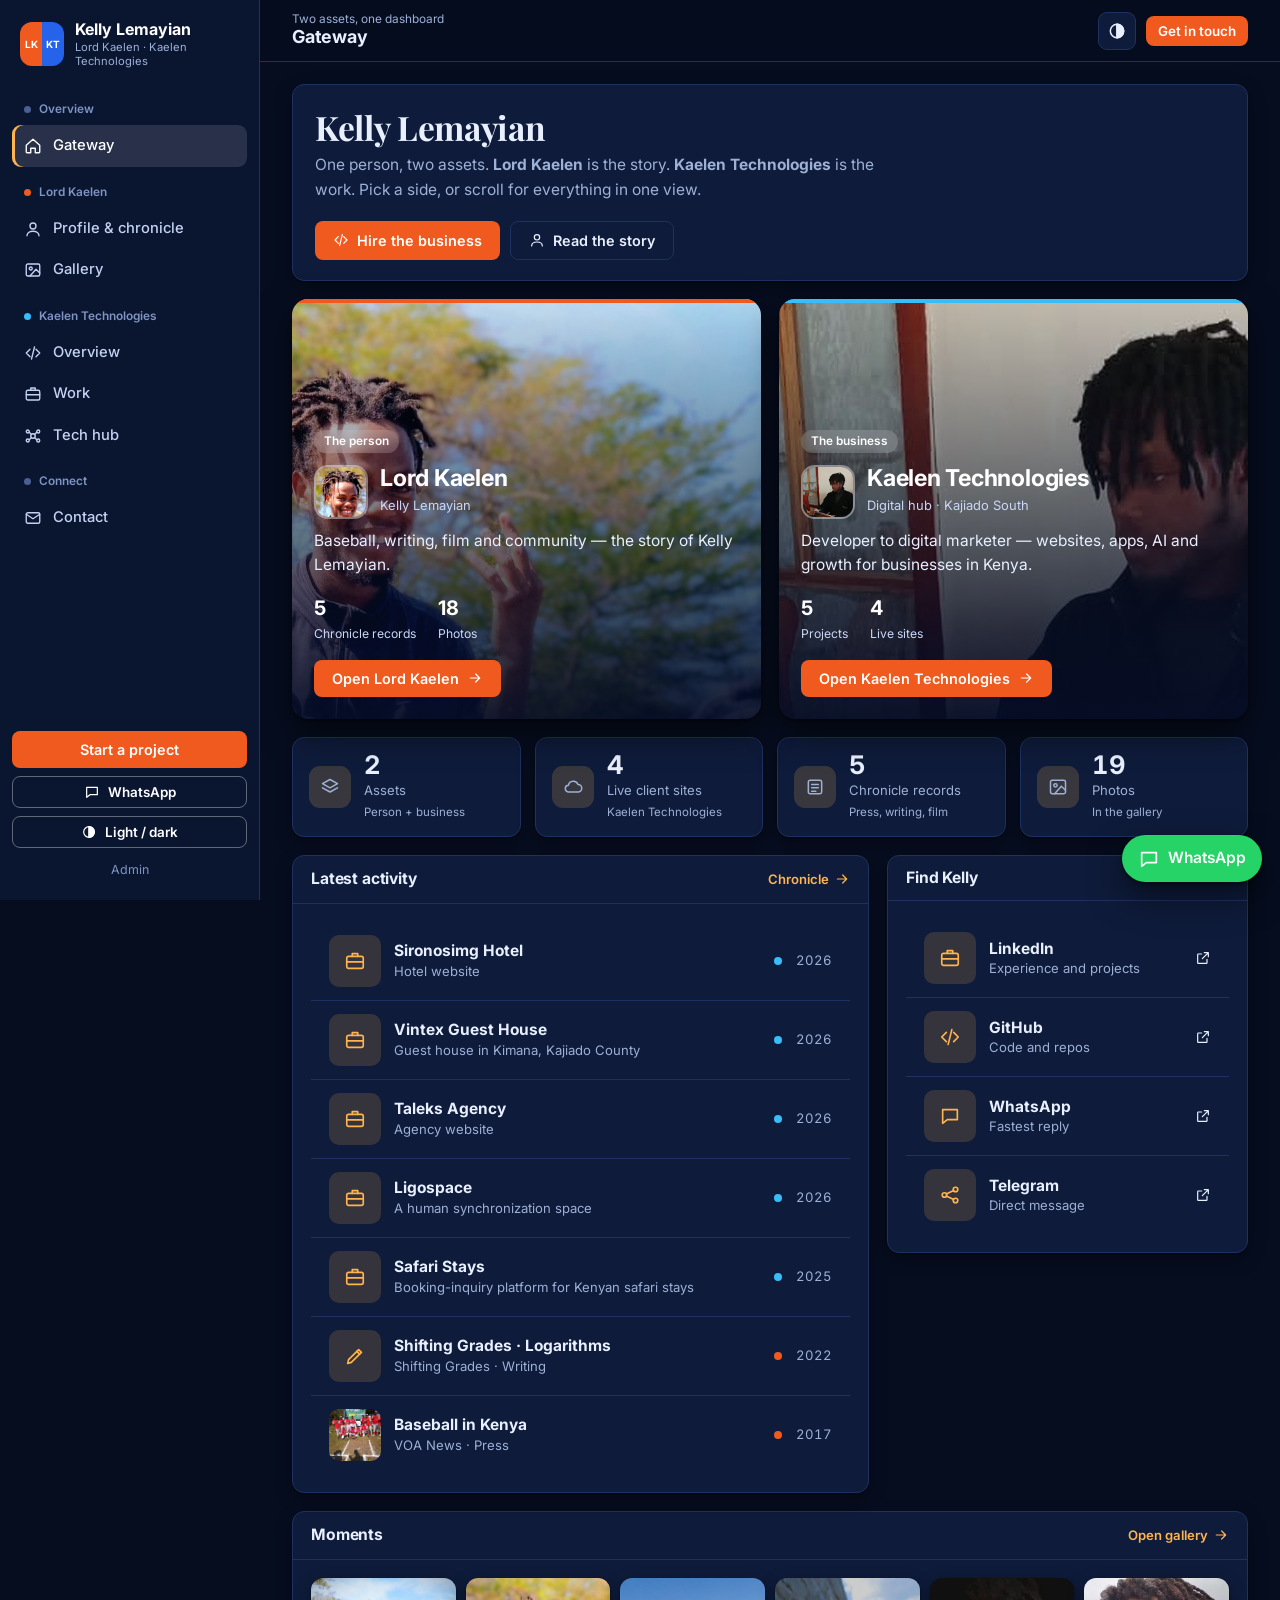
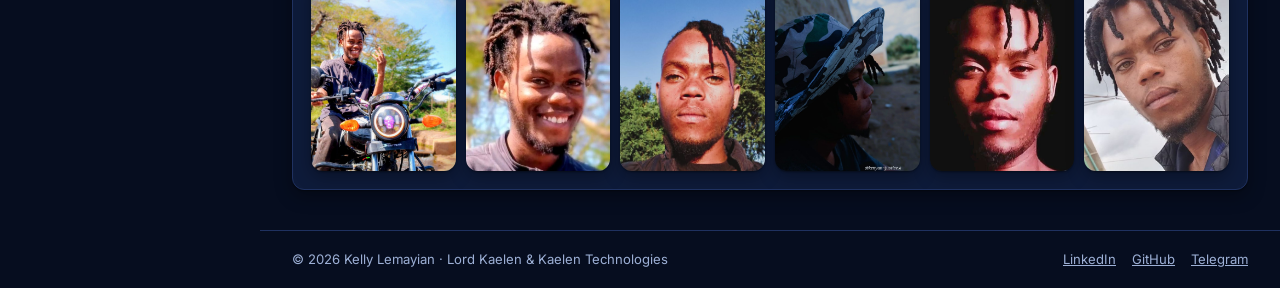
<file: index.html>
<!DOCTYPE html>
<html lang="en" data-theme="dark">
<head>
<meta charset="UTF-8"><meta name="viewport" content="width=device-width, initial-scale=1, viewport-fit=cover">
<title>Lord Kaelen · Kaelen Technologies</title>
<meta name="description" content="One gateway to two assets: Lord Kaelen (Kelly Lemayian, the person) and Kaelen Technologies (developer to digital marketing, Kajiado South).">
<meta property="og:title" content="Lord Kaelen · Kaelen Technologies"><meta property="og:image" content="assets/og-share-card.jpg"><meta property="og:type" content="website">
<link rel="preconnect" href="https://fonts.googleapis.com"><link rel="preconnect" href="https://fonts.gstatic.com" crossorigin>
<link href="https://fonts.googleapis.com/css2?family=Playfair+Display:wght@600;700&family=Inter:wght@400;500;600;700&display=swap" rel="stylesheet">
<link rel="stylesheet" href="styles/tokens.css"><link rel="stylesheet" href="styles/components.css"><link rel="stylesheet" href="styles/admin.css">
<script>try{document.documentElement.dataset.theme=localStorage.getItem('kl_theme')||'dark'}catch(e){}</script>
</head>
<body>
<div id="splash"><div class="ring"></div><b>Lord Kaelen</b><em>Kaelen Technologies</em><i></i></div>
<div id="bar"></div>
<div class="app"><aside class="sb" id="sb"></aside><div class="scrim" data-act="menu"></div>
  <div class="mn"><header class="tb" id="tb"></header><main id="view"></main><footer id="ftr"></footer></div></div>
<nav class="bn" id="bn" aria-label="Main"></nav><div id="modal"></div><div id="toast"></div>
<script src="src/utilities/helpers.js"></script><script src="src/utilities/icons.js"></script>
<script src="src/services/mockData.js"></script><script src="src/services/api.js"></script><script src="src/services/dataLoader.js"></script>
<script src="src/components.js"></script>
<script src="src/pages/gateway.js"></script><script src="src/pages/kaelen.js"></script><script src="src/pages/technologies.js"></script>
<script src="src/pages/work.js"></script><script src="src/pages/gallery.js"></script><script src="src/pages/hub.js"></script><script src="src/pages/contact.js"></script>
<script src="src/pages/admin.js"></script><script src="src/router.js"></script><script src="src/app.js"></script>
</body></html>
</file>
<file: styles/tokens.css>
/* tokens, reset, primitives — same blue + orange theme as before */
:root{--g:#2563eb;--g2:#38bdf8;--gd:#9cc3ff;--deep:#0a1530;--t:#f05a1f;--o:#ffb44d;
--bg:#060d1f;--card:#0e1b3a;--card2:#13234b;--ink:#e8efff;--mut:#9db0d6;--ln:#1f3160;--r:12px;--ac:var(--o);
--sh:0 1px 2px #0006,0 6px 18px #0005;--sh2:0 2px 4px #0007,0 14px 34px #0008;
--fh:'Playfair Display',Georgia,serif;--fb:Inter,system-ui,sans-serif;
--grad:linear-gradient(135deg,#0a1f5c,#1d4ed8 55%,#38bdf8)}
[data-theme=light]{--bg:#f2f6ff;--card:#fff;--card2:#eaf0ff;--ink:#0b1633;--mut:#51628a;--ln:#d6e0f5;--gd:#0a1f5c;
--sh:0 1px 2px #0b163310,0 6px 18px #0b16331a;--sh2:0 2px 4px #0b163314,0 14px 34px #0b163333}
body[data-asset=lk]{--ac:var(--t)}body[data-asset=kt]{--ac:var(--g2)}
*{box-sizing:border-box}html{scroll-behavior:smooth}
body{margin:0;background:var(--bg);color:var(--ink);font:400 15.5px/1.6 var(--fb);transition:background .3s;-webkit-text-size-adjust:100%}
h1,h2,h3,h4{font-family:var(--fb);font-weight:700;line-height:1.2;color:var(--ink);margin:0 0 .45em;letter-spacing:-.01em}
a{color:var(--gd)}img{max-width:100%;display:block}p{margin:0 0 .8em}
input,textarea,select{font:inherit;font-size:16px}
:focus-visible{outline:2px solid var(--g2);outline-offset:2px}
.ic{flex:none}
.grid{display:grid;grid-template-columns:repeat(auto-fit,minmax(min(240px,100%),1fr));gap:16px}
.btn{display:inline-flex;align-items:center;justify-content:center;gap:8px;border:0;cursor:pointer;font:600 .9rem var(--fb);padding:10px 18px;border-radius:8px;background:var(--g);color:#fff;text-decoration:none;transition:filter .15s,transform .15s}
.btn:hover{filter:brightness(1.1)}.btn:active{transform:translateY(1px)}
.btn--t{background:var(--t)}.btn--sm{padding:7px 12px;font-size:.84rem}
.btn--ol{background:transparent;border:1px solid rgba(255,255,255,.35);color:#fff}.btn--line{background:transparent;color:var(--ink);border:1px solid var(--ln)}
.pill{border:1px solid var(--ln);background:transparent;color:var(--ink);border-radius:99px;padding:6px 14px;cursor:pointer;font:500 .84rem var(--fb)}
.pill.on{background:var(--g);border-color:var(--g);color:#fff}
.chip{display:inline-block;background:rgba(56,189,248,.14);color:var(--gd);border-radius:99px;padding:2px 10px;font-size:.74rem;font-weight:600;margin:0 6px 6px 0}
.chip--solid{background:rgba(255,255,255,.16);color:#fff;backdrop-filter:blur(6px)}
.mut{color:var(--mut)}
@media(prefers-reduced-motion:reduce){*{animation:none!important;transition:none!important}}
[hidden]{display:none!important}
</file>
<file: styles/components.css>
/* shell → panels → pages. Dashboard layout: sidebar + top bar + panels. */
.app{display:grid;grid-template-columns:260px minmax(0,1fr);min-height:100vh}
/* sidebar */
.sb{position:sticky;top:0;height:100vh;background:var(--deep);color:#dbe6ff;border-right:1px solid #1f3160;z-index:70}
.sb__in{height:100%;overflow:auto;display:flex;flex-direction:column;padding:16px 12px}
.brand{display:flex;gap:11px;align-items:center;text-decoration:none;color:#fff;padding:4px 8px 16px}
.brand b{display:block;font-size:1rem;line-height:1.15}.brand small{display:block;font-size:.7rem;color:#9db0d6;line-height:1.25;margin-top:2px}
.mark{display:grid;grid-template-columns:1fr 1fr;width:44px;height:44px;border-radius:12px;overflow:hidden;flex:none}
.mark i{display:grid;place-items:center;font:700 .62rem var(--fb);font-style:normal;color:#fff;background:var(--t)}.mark i+i{background:var(--g)}
.grp{display:flex;align-items:center;gap:8px;font-size:.74rem;font-weight:600;color:#7f94c4;padding:16px 12px 6px}
.grp::before{content:'';width:7px;height:7px;border-radius:50%;background:#4a5f94}.grp.lk::before{background:var(--t)}.grp.kt::before{background:var(--g2)}
.nl{display:flex;align-items:center;gap:11px;padding:9px 12px;border-radius:9px;color:#c3d1f2;text-decoration:none;font-weight:500;font-size:.92rem;transition:background .15s}
.nl:hover{background:rgba(255,255,255,.07)}.nl.on{background:rgba(255,255,255,.12);color:#fff}
.grp.lk~.nl.on{box-shadow:inset 3px 0 0 var(--t)}.grp.kt~.nl.on{box-shadow:inset 3px 0 0 var(--g2)}
.grp:not(.lk):not(.kt)~.nl.on{box-shadow:inset 3px 0 0 var(--o)}
.sb__bot{margin-top:auto;display:grid;gap:8px;padding-top:18px}.sb__adm{color:#7f94c4;font-size:.78rem;text-align:center;text-decoration:none;padding:4px}
.scrim{position:fixed;inset:0;background:#000a;opacity:0;pointer-events:none;transition:opacity .25s;z-index:65}
/* main + top bar */
.mn{min-width:0;display:flex;flex-direction:column}
.tb{position:sticky;top:0;z-index:50;display:flex;align-items:center;gap:12px;height:62px;padding:0 clamp(14px,3vw,32px);background:color-mix(in srgb,var(--bg) 86%,transparent);backdrop-filter:blur(12px);border-bottom:1px solid var(--ln)}
.tb__t{margin-right:auto;min-width:0}.tb__t small{display:block;font-size:.74rem;color:var(--mut);line-height:1.1}.tb__t h1{margin:0;font-size:1.12rem;white-space:nowrap;overflow:hidden;text-overflow:ellipsis}
.tb__a{display:flex;gap:10px;align-items:center}
.ib{background:var(--card);border:1px solid var(--ln);color:var(--ink);border-radius:9px;width:38px;height:38px;cursor:pointer;display:grid;place-items:center}
.burger{display:none}
#view{flex:1;padding:22px clamp(14px,3vw,32px) 40px;width:100%;max-width:1320px;animation:fi .3s both}@keyframes fi{from{opacity:0;transform:translateY(6px)}}
.stack>*+*{margin-top:18px}
.two{display:grid;grid-template-columns:minmax(0,1.6fr) minmax(0,1fr);gap:18px;align-items:start}
.bn{display:none}
/* kpis + panels */
.kpis{display:grid;grid-template-columns:repeat(auto-fit,minmax(min(190px,100%),1fr));gap:14px}
.kpi{display:flex;gap:13px;align-items:center;background:var(--card);border:1px solid var(--ln);border-radius:var(--r);padding:14px 16px;box-shadow:var(--sh)}
.kpi__i{width:42px;height:42px;border-radius:11px;display:grid;place-items:center;background:color-mix(in srgb,var(--ac) 18%,transparent);color:var(--ac);flex:none}
.kpi b{display:block;font-size:1.6rem;line-height:1.05;font-variant-numeric:tabular-nums}.kpi span{color:var(--mut);font-size:.82rem}.kpi small{display:block;color:var(--mut);font-size:.72rem}
.panel{background:var(--card);border:1px solid var(--ln);border-radius:var(--r);box-shadow:var(--sh);overflow:hidden}
.ph{display:flex;align-items:center;justify-content:space-between;gap:10px;padding:13px 18px;border-bottom:1px solid var(--ln)}
.ph h3{margin:0;font-size:.98rem}.ph__a{display:inline-flex;align-items:center;gap:5px;font-size:.82rem;font-weight:600;text-decoration:none;color:var(--ac)}
.pb{padding:18px}.pb p:last-child{margin-bottom:0}.pb--0{padding:0}
/* welcome */
.wl{display:flex;gap:18px;align-items:center;justify-content:space-between;flex-wrap:wrap;background:var(--card);border:1px solid var(--ln);border-radius:var(--r);padding:20px 22px;box-shadow:var(--sh)}
.wl h2{font:700 clamp(1.5rem,3vw,2.1rem) var(--fh);margin:0 0 4px;color:var(--ink)}.wl p{margin:0;color:var(--mut);max-width:560px}.wl__a{display:flex;gap:10px;flex-wrap:wrap}
/* asset cards — image is the background; mobile swaps to portrait art and keeps it visible */
.assets{display:grid;grid-template-columns:1fr 1fr;gap:18px}
.asset{position:relative;display:flex;align-items:flex-end;min-height:420px;border-radius:16px;overflow:hidden;color:#fff;text-decoration:none;box-shadow:var(--sh2);
 background:linear-gradient(180deg,rgba(5,13,38,.05) 0%,rgba(5,13,38,.5) 48%,rgba(5,13,38,.94) 100%),var(--img) center 25%/cover;transition:transform .25s}
.asset:hover{transform:translateY(-3px)}.asset::before{content:'';position:absolute;left:0;right:0;top:0;height:4px;background:var(--t)}.asset--kt::before{background:var(--g2)}
.asset__in{position:relative;padding:22px;width:100%}.asset .chip{margin-bottom:12px}
.asset__id{display:flex;align-items:center;gap:12px;margin-bottom:10px}.asset__id img{width:54px;height:54px;border-radius:14px;object-fit:cover;border:2px solid rgba(255,255,255,.4)}
.asset h2{color:#fff;margin:0;font-size:1.45rem}.asset small{color:#c9d7f5}.asset p{max-width:460px;color:#e8efff;margin:0 0 14px}
.asset__st{display:flex;gap:22px;margin-bottom:16px}.asset__st span{font-size:.76rem;color:#c9d7f5}.asset__st b{display:block;font-size:1.25rem;color:#fff}
/* profile cover */
.cover{position:relative;border-radius:16px;overflow:hidden;min-height:300px;display:flex;align-items:flex-end;color:#fff;box-shadow:var(--sh2);
 background:linear-gradient(180deg,rgba(5,13,38,.1),rgba(5,13,38,.85)),var(--img) center 30%/cover}
.cover--kt{background:linear-gradient(180deg,rgba(5,13,38,.15),rgba(10,31,92,.88)),var(--img) center 30%/cover}
.cover__in{display:flex;gap:18px;align-items:flex-end;flex-wrap:wrap;padding:22px;width:100%}
.cover__av{width:92px;height:92px;border-radius:20px;object-fit:cover;border:3px solid rgba(255,255,255,.55);box-shadow:var(--sh2)}
.cover__tx{flex:1 1 280px;min-width:0}.cover h2{color:#fff;font-size:1.7rem;margin:0 0 4px}.cover p{color:#e8efff;margin:0 0 8px;max-width:560px}.cover__ac{display:flex;gap:10px;flex-wrap:wrap}
/* rows (lists/feeds) */
.row{display:flex;align-items:center;gap:13px;padding:13px 18px;border-top:1px solid var(--ln);color:var(--ink);text-decoration:none}
.panel .row:first-child,.rows>.row:first-child{border-top:0}.row:hover{background:var(--card2)}
.row__th{width:52px;height:52px;border-radius:10px;object-fit:cover;flex:none;background:var(--card2)}
.row__ic{width:52px;height:52px;border-radius:10px;display:grid;place-items:center;flex:none;background:color-mix(in srgb,var(--ac) 16%,transparent);color:var(--ac)}
.row__cv{width:46px;height:46px;border-radius:10px;display:grid;place-items:center;flex:none;font:700 .85rem var(--fb);color:#fff;background:linear-gradient(135deg,hsl(var(--h) 80% 20%),hsl(var(--h) 85% 46%))}
.row__tx{flex:1;min-width:0}.row__tx b{display:block;line-height:1.3}.row__tx small{display:block;color:var(--mut);font-size:.82rem;line-height:1.4}
.row__m{display:flex;align-items:center;gap:8px;flex:none}.row__m em{font-style:normal;color:var(--mut);font-size:.82rem;font-variant-numeric:tabular-nums}
.rev{background:var(--o);color:#1a1200;border-radius:99px;font-size:.68rem;font-weight:700;padding:1px 8px;margin-left:6px;vertical-align:middle}
.dot{width:8px;height:8px;border-radius:50%;display:inline-block;margin-right:6px;background:var(--t)}.dot--kt{background:var(--g2)}
/* timeline */
.tl{list-style:none;margin:0;padding:6px 0 0 4px}.tl li{position:relative;padding:0 0 22px 26px;border-left:2px solid var(--ln);margin-left:6px}
.tl li::before{content:'';position:absolute;left:-7px;top:3px;width:12px;height:12px;border-radius:50%;background:var(--g2);box-shadow:0 0 0 4px var(--card)}
.tl li:last-child{border-color:transparent;padding-bottom:0}.tl em{font-style:normal;font-size:.78rem;color:var(--mut)}.tl b{display:block}.tl p{margin:2px 0 6px;color:var(--mut);font-size:.9rem}
/* service tiles */
.svc{background:var(--card2);border:1px solid var(--ln);border-radius:var(--r);padding:16px}
.svc .kpi__i{margin-bottom:10px}.svc h4{margin:0 0 4px;font-size:.98rem}.svc p{color:var(--mut);font-size:.88rem;margin:0}
/* gallery */
.filters{display:flex;gap:8px;flex-wrap:wrap;margin-bottom:16px}
.masonry{columns:4 220px;gap:12px}.masonry figure{margin:0 0 12px;break-inside:avoid;position:relative;cursor:zoom-in;border-radius:12px;overflow:hidden}
.masonry img{width:100%;transition:transform .35s}.masonry figure:hover img{transform:scale(1.03)}
.masonry figcaption{position:absolute;left:0;right:0;bottom:0;padding:22px 10px 8px;font-size:.74rem;color:#fff;background:linear-gradient(transparent,#050d26cc)}
.strip{display:grid;grid-template-columns:repeat(auto-fit,minmax(130px,1fr));gap:10px}
.strip img{width:100%;aspect-ratio:3/4;object-fit:cover;object-position:center 20%;border-radius:12px;box-shadow:var(--sh)}
.lb{position:fixed;inset:0;background:#000d;z-index:95;display:grid;place-items:center;padding:16px}
.lb img{max-height:84vh;max-width:min(92vw,900px);width:auto;border-radius:12px;box-shadow:var(--sh2)}.lb p{color:#dbe6ff;text-align:center;margin:10px 0 0;font-size:.9rem}
.lb .ib{position:absolute;top:14px;right:14px}.lb__n{position:absolute;top:50%;transform:translateY(-50%)}.lb__p{left:12px}.lb__x{right:12px}
/* term, forms, modal, misc (unchanged recipe) */
.term{background:#050b1d;color:#bcd2ff;font:500 .84rem/1.7 ui-monospace,Menlo,monospace;padding:20px;border-radius:12px;border:1px solid var(--ln);overflow-x:auto;white-space:pre}
.term .k{color:var(--o)}.term .c{color:#5f78b4}
.field{margin-bottom:14px}.field label{display:block;font-weight:600;font-size:.85rem;margin-bottom:5px}
.field input,.field textarea,.field select{width:100%;padding:11px 12px;border-radius:8px;border:1px solid var(--ln);background:var(--bg);color:var(--ink)}
.err{color:#ff6b6b;font-size:.8rem;min-height:1em;display:block}.formcard{max-width:600px}.receipt{border:2px dashed var(--g2);border-radius:var(--r);padding:20px}
.modal{position:fixed;inset:0;background:#000a;z-index:90;display:grid;place-items:center;padding:16px}
.mbox{background:var(--card);border-radius:12px;padding:24px;width:min(480px,100%);max-height:92vh;overflow:auto;box-shadow:var(--sh2)}.mbox .row{display:flex;gap:10px;margin-top:8px;border:0;padding:0}
#toast{position:fixed;bottom:22px;left:50%;transform:translate(-50%,20px);background:var(--deep);color:#fff;padding:10px 20px;border-radius:99px;opacity:0;transition:.3s;z-index:99;pointer-events:none}
#toast.show{opacity:1;transform:translate(-50%,0)}
#bar{position:fixed;top:0;left:0;height:3px;width:0;background:linear-gradient(90deg,var(--g2),var(--o),var(--t));z-index:100;transition:width .4s}
.sk{border-radius:var(--r);background:linear-gradient(90deg,var(--ln) 25%,var(--card) 50%,var(--ln) 75%) 0 0/200% 100%;animation:sh 1.2s infinite}@keyframes sh{to{background-position:-200% 0}}
#splash{position:fixed;inset:0;background:radial-gradient(circle,#123a9c,#050d26);z-index:200;display:grid;place-content:center;text-align:center;color:#fff;transition:opacity .5s;gap:6px}
#splash.off{opacity:0;pointer-events:none}#splash b{font:700 2rem var(--fh)}#splash em{color:var(--o);font-family:var(--fh)}
#splash .ring{width:70px;height:70px;border-radius:50%;border:3px solid var(--g2);margin:0 auto 12px;animation:pu 1.2s infinite}@keyframes pu{50%{transform:scale(1.2);opacity:.4}}
#splash i{display:block;height:3px;background:linear-gradient(90deg,var(--g2),var(--o));animation:ld 1.1s}@keyframes ld{from{width:0}}
.ft{display:flex;gap:10px 22px;justify-content:space-between;flex-wrap:wrap;padding:18px clamp(14px,3vw,32px);border-top:1px solid var(--ln);color:var(--mut);font-size:.82rem}
.ft__l{display:flex;gap:16px}.ft a{color:var(--mut)}
.wa{position:fixed;right:18px;bottom:18px;background:#25d366;color:#fff;border-radius:99px;padding:11px 16px;font-weight:600;text-decoration:none;box-shadow:var(--sh2);z-index:40;display:flex;gap:8px;align-items:center}
.cta{background:linear-gradient(rgba(240,90,31,.8),rgba(29,78,216,.88)),var(--img) center 25%/cover;color:#fff;border-radius:16px;padding:34px 26px;text-align:center}
.cta h2{color:#fff;margin:0 0 6px}.cta p{margin:0 auto 16px;max-width:520px}.cta .btn+.btn{margin-left:8px}
/* ---------- tablet / mobile ---------- */
@media(max-width:1023px){
 .app{display:block}
 .sb{position:fixed;top:0;bottom:0;left:0;width:min(84vw,310px);height:auto;transform:translateX(-100%);transition:transform .25s}
 .menu-open .sb{transform:none}.menu-open .scrim{opacity:1;pointer-events:auto}
 .burger{display:grid}.tb__a .btn{display:none}
 #view{padding-bottom:96px}.two{grid-template-columns:1fr}
 .bn{display:grid;grid-template-columns:repeat(5,1fr);position:fixed;left:0;right:0;bottom:0;z-index:55;background:color-mix(in srgb,var(--card) 94%,transparent);backdrop-filter:blur(12px);border-top:1px solid var(--ln);padding:6px 4px calc(6px + env(safe-area-inset-bottom,0px))}
 .bn a{display:flex;flex-direction:column;align-items:center;gap:2px;font-size:.68rem;font-weight:600;color:var(--mut);text-decoration:none;padding:4px 0;border-radius:10px}.bn a.on{color:var(--g2)}
 .wa{bottom:84px;padding:12px}.wa span{display:none}.ft{padding-bottom:90px}
}
@media(max-width:700px){
 .assets{grid-template-columns:1fr}
 /* THE FIX: on phones the portrait photo becomes the real background, top of frame kept, text sits low on a gradient */
 .asset{min-height:500px;background:linear-gradient(180deg,rgba(5,13,38,0) 0%,rgba(5,13,38,.05) 35%,rgba(5,13,38,.86) 78%,rgba(5,13,38,.96) 100%),var(--img-m) center top/cover}
 .cover{min-height:460px;background:linear-gradient(180deg,rgba(5,13,38,0) 0%,rgba(5,13,38,.04) 40%,rgba(5,13,38,.88) 82%),var(--img-m) center top/cover}
 .cover--kt{background:linear-gradient(180deg,rgba(5,13,38,0) 0%,rgba(10,31,92,.1) 40%,rgba(10,31,92,.9) 82%),var(--img-m) center 18%/cover}
 .cover__av{width:72px;height:72px}.cover__ac .btn{flex:1}
 .cta{background:linear-gradient(rgba(240,90,31,.55),rgba(29,78,216,.72) 70%),var(--img-m) center top/cover;padding:46px 20px}
 .row__m .chip{display:none}.wl__a{width:100%}.wl__a .btn{flex:1}
 .asset__st{gap:16px}
}
</file>
<file: styles/admin.css>
/* admin: sidebar shell, tables, stat cards */
body.adm-on .app{display:block}body.adm-on #sb,body.adm-on #tb,body.adm-on #ftr,body.adm-on #bn,body.adm-on .wa{display:none}
body.adm-on #view{max-width:none;padding:0}
.adm{display:block;min-height:100vh}.adm__main{padding:22px 20px 60px;max-width:1000px}.adm__bar{display:flex;gap:12px;align-items:center;margin-bottom:18px}
.adm__side{position:fixed;top:0;bottom:0;left:0;width:min(84vw,300px);background:var(--deep);color:#fff;z-index:70;transform:translateX(-100%);transition:transform .25s;display:flex;flex-direction:column;padding:18px;overflow:auto}
.adm__side a{display:block;color:#fff;text-decoration:none;padding:12px 13px;border-radius:8px}.adm__side a.on{background:rgba(255,255,255,.2)}
.adm__side b{font:700 1.1rem var(--fb);margin:6px 13px 14px}
.menu-open .adm__side{transform:none}.menu-open .scrim{opacity:1;pointer-events:auto}
@media(min-width:760px){.adm{display:grid;grid-template-columns:230px 1fr}.adm__side{position:sticky;top:0;height:100vh;transform:none;width:230px}.adm__bar .ib{display:none}}
.stat{border-left:5px solid var(--g2);background:var(--card);border-radius:var(--r);padding:16px 18px;box-shadow:var(--sh)}
.stat b{font:700 2rem var(--fb);display:block}.stat span{color:var(--mut);font-size:.85rem}
.tw{overflow-x:auto;border:1px solid var(--ln);border-radius:var(--r);background:var(--card)}
.tw table{width:100%;border-collapse:collapse;min-width:520px}.tw th{text-align:left;font-size:.74rem;color:var(--mut);padding:12px 14px}
.tw td{padding:12px 14px;border-top:1px solid var(--ln);font-size:.9rem}
.badge{background:var(--o);color:#1a1200;border-radius:99px;font-size:.7rem;font-weight:700;padding:2px 9px}
.card{background:var(--card);border:1px solid var(--ln);border-radius:var(--r);padding:22px;box-shadow:var(--sh)}
</file>
